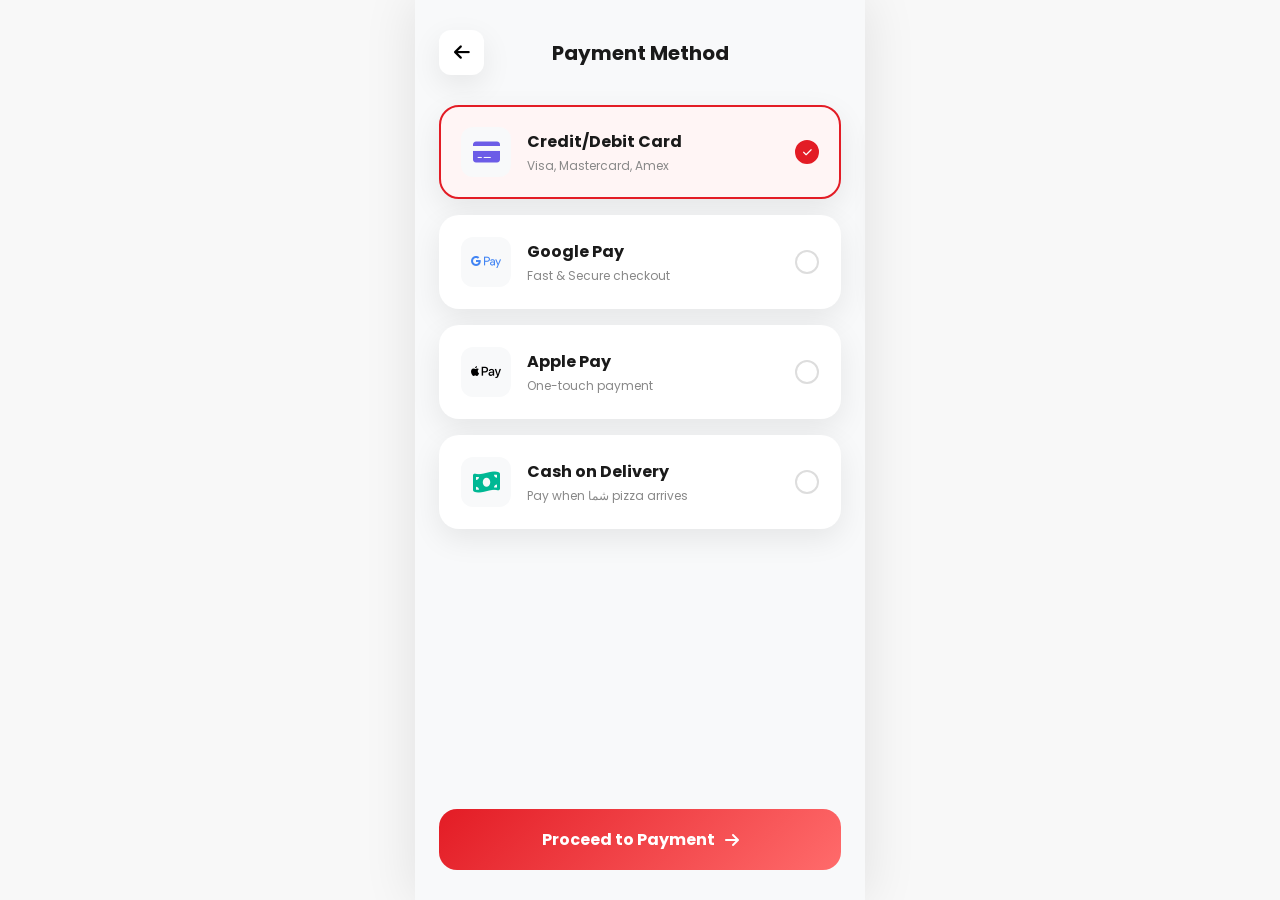
<file: pizza-landing-page/payment.html>
<!DOCTYPE html>
<html lang="en">

<head>
    <meta charset="UTF-8">
    <meta name="viewport" content="width=device-width, initial-scale=1.0">
    <title>Checkout | Pizza.</title>
    <!-- Fonts & Icons -->
    <link rel="preconnect" href="https://fonts.googleapis.com">
    <link rel="preconnect" href="https://fonts.gstatic.com" crossorigin>
    <link href="https://fonts.googleapis.com/css2?family=Poppins:wght@400;500;600;700;800&display=swap"
        rel="stylesheet">
    <link rel="stylesheet" href="https://cdnjs.cloudflare.com/ajax/libs/font-awesome/6.4.0/css/all.min.css">
    <!-- Custom Style -->
    <link rel="stylesheet" href="payment.css">
    <link rel="stylesheet" href="style.css">
</head>

<body>

    <div class="payment-app">
        <!-- Screen 1: Method Selection -->
        <section id="screen-selection" class="payment-screen active">
            <header class="pay-header">
                <button class="back-btn" onclick="window.history.back()"><i class="fas fa-arrow-left"></i></button>
                <div class="pay-title">Payment Method</div>
                <div style="width: 45px;"></div>
            </header>

            <div class="method-list">
                <div class="method-card selected" data-method="card">
                    <div class="icon"><i class="fas fa-credit-card" style="color: #6c5ce7;"></i></div>
                    <div class="method-info">
                        <h4>Credit/Debit Card</h4>
                        <p>Visa, Mastercard, Amex</p>
                    </div>
                    <div class="select-indicator"></div>
                </div>

                <div class="method-card" data-method="google">
                    <div class="icon"><i class="fab fa-google-pay" style="color: #4285F4;"></i></div>
                    <div class="method-info">
                        <h4>Google Pay</h4>
                        <p>Fast & Secure checkout</p>
                    </div>
                    <div class="select-indicator"></div>
                </div>

                <div class="method-card" data-method="apple">
                    <div class="icon"><i class="fab fa-apple-pay" style="color: #000;"></i></div>
                    <div class="method-info">
                        <h4>Apple Pay</h4>
                        <p>One-touch payment</p>
                    </div>
                    <div class="select-indicator"></div>
                </div>

                <div class="method-card" data-method="cash">
                    <div class="icon"><i class="fas fa-money-bill-wave" style="color: #00b894;"></i></div>
                    <div class="method-info">
                        <h4>Cash on Delivery</h4>
                        <p>Pay when شما pizza arrives</p>
                    </div>
                    <div class="select-indicator"></div>
                </div>
            </div>

            <button id="btn-to-details" class="pay-btn">
                Proceed to Payment <i class="fas fa-arrow-right"></i>
            </button>
        </section>

        <!-- Screen 2: Add New Card -->
        <section id="screen-card" class="payment-screen">
            <header class="pay-header">
                <button class="back-btn btn-back-selection"><i class="fas fa-arrow-left"></i></button>
                <div class="pay-title">Card Details</div>
                <div style="width: 45px;"></div>
            </header>

            <div class="card-preview">
                <div class="cp-top">
                    <div class="cp-chip"></div>
                </div>
                <div id="prev-number" class="cp-number">#### #### #### ####</div>
                <div class="cp-bottom">
                    <div>
                        <div class="cp-label">Card Holder</div>
                        <div id="prev-name" class="cp-value">YOUR NAME</div>
                    </div>
                    <div>
                        <div class="cp-label">Expiry</div>
                        <div id="prev-expiry" class="cp-value">MM/YY</div>
                    </div>
                </div>
            </div>

            <form id="pay-form">
                <div class="pay-form-group" id="group-name">
                    <label>Cardholder Name</label>
                    <input type="text" id="card-name" placeholder="John Doe" autocomplete="off">
                    <p class="error-msg">Enter a valid name</p>
                </div>

                <div class="pay-form-group" id="group-number">
                    <label>Card Number</label>
                    <input type="text" id="card-number" placeholder="0000 0000 0000 0000" maxlength="19">
                    <p class="error-msg">Enter a valid 16-digit number</p>
                </div>

                <div class="form-row">
                    <div class="pay-form-group" id="group-expiry">
                        <label>Expiry Date</label>
                        <input type="text" id="card-expiry" placeholder="MM/YY" maxlength="5">
                        <p class="error-msg">Invalid date</p>
                    </div>
                    <div class="pay-form-group" id="group-cvv">
                        <label>CVV</label>
                        <input type="password" id="card-cvv" placeholder="***" maxlength="3">
                        <p class="error-msg">3 digits required</p>
                    </div>
                </div>
            </form>

            <button id="btn-to-summary" class="pay-btn">Add Card & Review</button>
        </section>

        <!-- Screen 3: Review Summary -->
        <section id="screen-summary" class="payment-screen">
            <header class="pay-header">
                <button class="back-btn btn-back-card"><i class="fas fa-arrow-left"></i></button>
                <div class="pay-title">Review Order</div>
                <div style="width: 45px;"></div>
            </header>

            <div class="summary-card">
                <h3 style="margin-bottom: 20px; font-size: 16px;">Order Summary</h3>
                <div class="order-items">
                    <div class="summary-row">
                        <span>Double Pepperoni (Large)</span>
                        <span>$18.99</span>
                    </div>
                    <div class="summary-row">
                        <span>Margherita (Medium)</span>
                        <span>$14.50</span>
                    </div>
                    <div class="summary-row">
                        <span>Coke (2L)</span>
                        <span>$3.50</span>
                    </div>
                </div>

                <div class="summary-row">
                    <span>Subtotal</span>
                    <span>$36.99</span>
                </div>
                <div class="summary-row" style="color: #27AE60;">
                    <span>Discount (PIZZA30)</span>
                    <span>-$11.10</span>
                </div>
                <div class="summary-row">
                    <span>Delivery Fee</span>
                    <span>$2.00</span>
                </div>
                <div class="summary-row total">
                    <span>Amount to Pay</span>
                    <span>$27.89</span>
                </div>
            </div>

            <h3 style="margin-bottom: 15px; font-size: 16px;">Payment Method</h3>
            <div class="selected-method-preview">
                <div class="icon"
                    style="background: white; width: 40px; height: 40px; border-radius: 10px; display: flex; align-items: center; justify-content: center; font-size: 20px;">
                    <i id="summary-method-icon" class="fas fa-credit-card"></i>
                </div>
                <div>
                    <strong id="summary-method-name">Credit Card</strong><br>
                    <small id="summary-method-details">Ending in 4590</small>
                </div>
                <button class="btn-back-selection"
                    style="margin-left: auto; color: var(--pay-primary); background: none; border: none; font-weight: 600; font-size: 13px;">Change</button>
            </div>

            <button id="btn-pay-now" class="pay-btn" style="margin-top: 40px;">Pay $27.89</button>
        </section>

        <!-- Screen 4: Processing -->
        <section id="screen-processing" class="payment-screen status-screen">
            <div class="loader-box">
                <div class="loader-ring"></div>
            </div>
            <h2>Processing Payment</h2>
            <p style="color: #888; margin-top: 10px;">Please do not close this window or press back button.</p>

            <div id="processing-steps" style="margin-top: 30px; width: 100%; max-width: 250px;">
                <div class="summary-row" style="opacity: 0.5;">
                    <span>Connecting secured gateway...</span>
                    <span><i class="fas fa-check-circle" style="color: var(--pay-success);"></i></span>
                </div>
                <div class="summary-row" style="margin-top: 10px;">
                    <span>Verifying details...</span>
                    <span><i class="fas fa-circle-notch fa-spin"></i></span>
                </div>
            </div>
        </section>

        <!-- Screen 5: Success -->
        <section id="screen-success" class="payment-screen status-screen">
            <div class="status-icon success-icon">
                <i class="fas fa-check"></i>
            </div>
            <h2>Payment Successful!</h2>
            <p style="color: #888; margin-top: 10px;">Your order #7890 has been placed successfully.</p>

            <div class="summary-card" style="width: 100%; margin-top: 30px; text-align: left;">
                <div class="summary-row"><span>Transaction ID :</span> <span>TXN_902183</span></div>
                <div class="summary-row"><span>Total Paid :</span> <span>$27.89</span></div>
            </div>

            <button class="pay-btn" onclick="window.location.href='index.html'">Track your Order <i
                    class="fas fa-pizza-slice"></i></button>
        </section>

        <!-- Screen 6: Failure -->
        <section id="screen-failure" class="payment-screen status-screen">
            <div class="status-icon failure-icon">
                <i class="fas fa-times"></i>
            </div>
            <h2>Payment Failed</h2>
            <p style="color: #888; margin-top: 10px;">Oops! Something went wrong with your transaction.</p>
            <p
                style="color: #666; font-size: 13px; margin-top: 20px; padding: 15px; background: #FFF0F0; border-radius: 12px; width: 100%;">
                Error: Insufficient funds or card declined by bank.</p>

            <button id="btn-retry" class="pay-btn">Try Again</button>
            <button class="secondary-btn btn-back-selection">Choose Another Method</button>
        </section>

    </div>

    <!-- Script -->
    <script src="payment.js"></script>
</body>

</html>
</file>
<file: pizza-landing-page/payment.css>
/* Payment UI Design System */
:root {
    --pay-primary: #E31C25;
    --pay-secondary: #1A1A1A;
    --pay-success: #27AE60;
    --pay-error: #EB5757;
    --pay-bg: #F8F9FA;
    --pay-white: #FFFFFF;
    --pay-shadow: 0 10px 30px rgba(0, 0, 0, 0.08);
    --pay-gradient: linear-gradient(135deg, #E31C25 0%, #FF6B6B 100%);
    --pay-card-grad: linear-gradient(135deg, #232526 0%, #414345 100%);
}

.payment-app {
    max-width: 450px;
    margin: 0 auto;
    background: var(--pay-bg);
    min-height: 100vh;
    font-family: 'Poppins', sans-serif;
    position: relative;
    overflow: hidden;
    box-shadow: 0 0 50px rgba(0, 0, 0, 0.1);
}

/* Screen Transitions */
.payment-screen {
    position: absolute;
    width: 100%;
    height: 100%;
    top: 0;
    left: 0;
    padding: 30px 24px;
    background: var(--pay-bg);
    display: flex;
    flex-direction: column;
    transform: translateX(100%);
    transition: transform 0.4s cubic-bezier(0.4, 0, 0.2, 1);
    z-index: 100;
}

.payment-screen.active {
    transform: translateX(0);
}

.payment-screen.prev {
    transform: translateX(-100%);
}

/* Header */
.pay-header {
    display: flex;
    align-items: center;
    justify-content: space-between;
    margin-bottom: 30px;
}

.back-btn {
    width: 45px;
    height: 45px;
    border-radius: 12px;
    background: var(--pay-white);
    display: flex;
    align-items: center;
    justify-content: center;
    box-shadow: var(--pay-shadow);
    cursor: pointer;
    border: none;
    font-size: 18px;
}

.pay-title {
    font-size: 20px;
    font-weight: 700;
    color: var(--pay-secondary);
}

/* Step 1: Selection Screens */
.method-list {
    display: flex;
    flex-direction: column;
    gap: 16px;
    margin-bottom: 40px;
}

.method-card {
    display: flex;
    align-items: center;
    gap: 16px;
    padding: 20px;
    background: var(--pay-white);
    border-radius: 20px;
    box-shadow: var(--pay-shadow);
    cursor: pointer;
    border: 2px solid transparent;
    transition: all 0.3s ease;
    position: relative;
}

.method-card.selected {
    border-color: var(--pay-primary);
    background: #FFF5F5;
}

.method-card .icon {
    width: 50px;
    height: 50px;
    border-radius: 12px;
    display: flex;
    align-items: center;
    justify-content: center;
    background: #F8F9FA;
    font-size: 24px;
}

.method-info h4 {
    font-size: 16px;
    margin-bottom: 2px;
}

.method-info p {
    font-size: 12px;
    color: #888;
}

.select-indicator {
    margin-left: auto;
    width: 24px;
    height: 24px;
    border-radius: 50%;
    border: 2px solid #DDD;
    display: flex;
    align-items: center;
    justify-content: center;
}

.method-card.selected .select-indicator {
    background: var(--pay-primary);
    border-color: var(--pay-primary);
}

.method-card.selected .select-indicator::after {
    content: '\f00c';
    font-family: 'Font Awesome 6 Free';
    font-weight: 900;
    color: white;
    font-size: 10px;
}

/* Step 2: Add Card Screen */
.card-preview {
    width: 100%;
    height: 200px;
    background: var(--pay-card-grad);
    border-radius: 24px;
    padding: 30px;
    color: white;
    margin-bottom: 30px;
    position: relative;
    box-shadow: 0 15px 35px rgba(0, 0, 0, 0.2);
    display: flex;
    flex-direction: column;
    justify-content: space-between;
}

.cp-chip {
    width: 45px;
    height: 35px;
    background: linear-gradient(135deg, #ffd700, #b8860b);
    border-radius: 6px;
}

.cp-number {
    font-size: 20px;
    letter-spacing: 2px;
    font-family: 'Courier New', Courier, monospace;
}

.cp-bottom {
    display: flex;
    justify-content: space-between;
    align-items: flex-end;
}

.cp-label {
    font-size: 10px;
    text-transform: uppercase;
    opacity: 0.7;
    margin-bottom: 4px;
}

.cp-value {
    font-size: 14px;
    font-weight: 600;
}

.form-row {
    display: grid;
    grid-template-columns: 1fr 1fr;
    gap: 16px;
}

.pay-form-group {
    margin-bottom: 20px;
    position: relative;
}

.pay-form-group label {
    display: block;
    font-size: 13px;
    color: #666;
    margin-bottom: 8px;
    font-weight: 600;
}

.pay-form-group input {
    width: 100%;
    padding: 14px 18px;
    border-radius: 14px;
    border: 1px solid #E0E0E0;
    font-size: 15px;
    transition: all 0.3s ease;
    outline: none;
}

.pay-form-group input:focus {
    border-color: var(--pay-primary);
    box-shadow: 0 0 0 4px rgba(227, 28, 37, 0.05);
}

.pay-form-group.error input {
    border-color: var(--pay-error);
}

.error-msg {
    color: var(--pay-error);
    font-size: 11px;
    margin-top: 4px;
    display: none;
}

.pay-form-group.error .error-msg {
    display: block;
}

/* Step 3: Summary Screen */
.summary-card {
    background: var(--pay-white);
    border-radius: 24px;
    padding: 24px;
    box-shadow: var(--pay-shadow);
    margin-bottom: 30px;
}

.order-items {
    border-bottom: 1px dashed #EEE;
    padding-bottom: 20px;
    margin-bottom: 20px;
}

.summary-row {
    display: flex;
    justify-content: space-between;
    margin-bottom: 12px;
    font-size: 14px;
    color: #666;
}

.summary-row.total {
    margin-top: 15px;
    padding-top: 15px;
    border-top: 1px solid #F0F0F0;
    color: var(--pay-secondary);
    font-weight: 800;
    font-size: 18px;
}

.selected-method-preview {
    display: flex;
    align-items: center;
    gap: 15px;
    padding: 15px;
    background: #F8F9FA;
    border-radius: 16px;
}

/* Step 4: Status Screens */
.status-screen {
    text-align: center;
    display: flex;
    flex-direction: column;
    align-items: center;
    justify-content: center;
}

.status-icon {
    width: 100px;
    height: 100px;
    border-radius: 50%;
    display: flex;
    align-items: center;
    justify-content: center;
    font-size: 40px;
    margin-bottom: 30px;
    position: relative;
}

.success-icon {
    background: #E8F5E9;
    color: var(--pay-success);
}

.failure-icon {
    background: #FFEBEE;
    color: var(--pay-error);
}

/* Loader Animation */
.loader-box {
    width: 120px;
    height: 120px;
    position: relative;
    margin-bottom: 30px;
}

.loader-ring {
    width: 100%;
    height: 100%;
    border-radius: 50%;
    border: 4px solid #F0F0F0;
    border-top-color: var(--pay-primary);
    animation: spin 1s linear infinite;
}

@keyframes spin {
    to {
        transform: rotate(360deg);
    }
}

/* Buttons */
.pay-btn {
    width: 100%;
    padding: 18px;
    border-radius: 18px;
    border: none;
    background: var(--pay-gradient);
    color: white;
    font-size: 16px;
    font-weight: 700;
    cursor: pointer;
    transition: all 0.3s ease;
    display: flex;
    align-items: center;
    justify-content: center;
    gap: 10px;
    margin-top: auto;
}

.pay-btn:disabled {
    opacity: 0.5;
    cursor: not-allowed;
}

.pay-btn:hover:not(:disabled) {
    transform: translateY(-3px);
    box-shadow: 0 15px 30px rgba(227, 28, 37, 0.3);
}

.secondary-btn {
    background: none;
    color: #666;
    border: none;
    font-weight: 600;
    margin-top: 15px;
    cursor: pointer;
}
</file>
<file: pizza-landing-page/style.css>
/* CSS Design System */
:root {
    --primary: #E31C25;
    --primary-dark: #C1181F;
    --bg-main: #F8F8F8;
    --bg-testimonial: #FFF9E6;
    --text-dark: #1A1A1A;
    --text-grey: #666666;
    --white: #FFFFFF;
    --shadow-soft: 0 10px 30px rgba(0, 0, 0, 0.05);
    --shadow-medium: 0 15px 40px rgba(0, 0, 0, 0.1);
    --transition: all 0.3s cubic-bezier(0.4, 0, 0.2, 1);
}

* {
    margin: 0;
    padding: 0;
    box-sizing: border-box;
    font-family: 'Poppins', sans-serif;
}

body {
    background-color: var(--bg-main);
    color: var(--text-dark);
    line-height: 1.6;
    overflow-x: hidden;
}

/* Typography */
h1,
h2,
h3 {
    font-weight: 700;
}

.highlight {
    color: var(--primary);
}

/* Layout Utilities */
.container {
    max-width: 1200px;
    margin: 0 auto;
    padding: 0 20px;
}

.btn {
    display: inline-block;
    padding: 12px 30px;
    border-radius: 50px;
    text-decoration: none;
    font-weight: 600;
    transition: var(--transition);
    cursor: pointer;
    border: none;
}

.btn-primary {
    background: var(--primary);
    color: var(--white);
}

.btn-primary:hover {
    background: var(--primary-dark);
    transform: translateY(-3px);
    box-shadow: 0 10px 20px rgba(227, 28, 37, 0.3);
}

/* Navbar */
nav {
    display: flex;
    justify-content: space-between;
    align-items: center;
    padding: 15px 40px;
    position: sticky;
    top: 20px;
    left: 0;
    right: 0;
    background: rgba(255, 255, 255, 0.8);
    backdrop-filter: blur(10px);
    border-radius: 50px;
    box-shadow: 0 4px 30px rgba(0, 0, 0, 0.05);
    z-index: 1000;
    margin: 20px auto;
    max-width: 1200px;
}

.logo {
    font-size: 26px;
    font-weight: 800;
    color: var(--text-dark);
    letter-spacing: -1px;
}

.logo span {
    color: var(--primary);
}

.nav-links {
    display: flex;
    list-style: none;
    gap: 40px;
}

.nav-links a {
    text-decoration: none;
    color: var(--text-dark);
    font-weight: 600;
    font-size: 15px;
    transition: var(--transition);
    position: relative;
}

.nav-links a::after {
    content: '';
    position: absolute;
    bottom: -5px;
    left: 0;
    width: 0;
    height: 2px;
    background: var(--primary);
    transition: var(--transition);
}

.nav-links a:hover::after {
    width: 100%;
}

.nav-links a:hover {
    color: var(--primary);
}

/* Hero Section */
.hero {
    text-align: center;
    padding: 60px 0 100px;
    position: relative;
}

.hero h1 {
    font-size: 64px;
    max-width: 800px;
    margin: 0 auto 20px;
    line-height: 1.2;
}

.hero p {
    color: var(--text-grey);
    font-size: 18px;
    margin-bottom: 30px;
}

.pizza-slider {
    position: relative;
    width: 600px;
    height: 600px;
    margin: 50px auto 0;
    display: flex;
    align-items: center;
    justify-content: center;
}

.hero-pizza-img {
    width: 100%;
    height: auto;
    filter: drop-shadow(0 30px 50px rgba(0, 0, 0, 0.2));
    transition: var(--transition);
}

.slider-btn {
    position: absolute;
    top: 50%;
    transform: translateY(-50%);
    background: var(--white);
    width: 50px;
    height: 50px;
    border-radius: 50%;
    display: flex;
    align-items: center;
    justify-content: center;
    box-shadow: var(--shadow-medium);
    cursor: pointer;
    z-index: 10;
    transition: var(--transition);
}

.slider-btn:hover {
    background: var(--primary);
    color: var(--white);
}

.prev {
    left: -80px;
}

.next {
    right: -80px;
}

/* Ingredients */
.ingredient {
    position: absolute;
    pointer-events: none;
    filter: drop-shadow(0 10px 20px rgba(0, 0, 0, 0.1));
    z-index: 1;
}

@keyframes float {
    0% {
        transform: translateY(0) rotate(0);
    }

    50% {
        transform: translateY(-20px) rotate(5deg);
    }

    100% {
        transform: translateY(0) rotate(0);
    }
}

/* Menu Section */
.menu-section {
    padding: 100px 0;
}

.categories-container {
    display: flex;
    justify-content: center;
    gap: 20px;
    margin-bottom: 50px;
    overflow-x: auto;
    padding: 10px 0;
    scrollbar-width: none;
}

.categories-container::-webkit-scrollbar {
    display: none;
}

.category-card {
    background: var(--white);
    padding: 15px 30px;
    border-radius: 20px;
    display: flex;
    align-items: center;
    gap: 15px;
    cursor: pointer;
    box-shadow: var(--shadow-soft);
    transition: var(--transition);
    border: 2px solid transparent;
    white-space: nowrap;
}

.category-card:hover {
    transform: translateY(-5px);
    box-shadow: var(--shadow-medium);
}

.category-card.active {
    border-color: var(--primary);
    background: #fffafa;
}

.category-icon {
    width: 40px;
    height: 40px;
    background: #fdf2f2;
    border-radius: 12px;
    display: flex;
    align-items: center;
    justify-content: center;
    font-size: 20px;
}

.menu-grid {
    display: grid;
    grid-template-columns: repeat(auto-fit, minmax(280px, 1fr));
    gap: 30px;
}

.menu-item {
    background: var(--white);
    border-radius: 30px;
    padding: 25px;
    text-align: center;
    box-shadow: var(--shadow-soft);
    transition: var(--transition);
    animation: fadeIn 0.5s ease-out;
}

.menu-item:hover {
    transform: translateY(-10px);
    box-shadow: var(--shadow-medium);
}

.menu-item-img {
    width: 180px;
    height: 180px;
    object-fit: contain;
    margin-bottom: 20px;
    filter: drop-shadow(0 10px 20px rgba(0, 0, 0, 0.1));
}

@keyframes fadeIn {
    from {
        opacity: 0;
        transform: translateY(20px);
    }

    to {
        opacity: 1;
        transform: translateY(0);
    }
}

.section-header {
    margin-bottom: 50px;
}

.popular-grid {
    display: grid;
    grid-template-columns: repeat(auto-fit, minmax(300px, 1fr));
    gap: 30px;
}

.dish-card {
    background: var(--white);
    padding: 30px;
    border-radius: 30px;
    text-align: center;
    box-shadow: var(--shadow-soft);
    transition: var(--transition);
    position: relative;
}

.dish-card:hover {
    transform: translateY(-10px);
    box-shadow: var(--shadow-medium);
}

.dish-img {
    width: 200px;
    margin-bottom: 20px;
}

.price-row {
    display: flex;
    justify-content: space-between;
    align-items: center;
    margin-top: 20px;
}

.price {
    font-size: 20px;
    font-weight: 700;
}

.add-btn {
    background: var(--primary);
    color: var(--white);
    width: 40px;
    height: 40px;
    border-radius: 50%;
    display: flex;
    align-items: center;
    justify-content: center;
    font-size: 24px;
    cursor: pointer;
}

/* Testimonials */
.testimonials {
    background: var(--bg-testimonial);
    padding: 100px 0;
}

.testimonial-track {
    display: flex;
    gap: 20px;
    overflow-x: auto;
    padding: 20px 0;
    scrollbar-width: none;
    -ms-overflow-style: none;
}

.testimonial-track::-webkit-scrollbar {
    display: none;
}

.t-card {
    min-width: 350px;
    padding: 30px;
    border-radius: 20px;
    color: var(--white);
}

.t-red {
    background: var(--primary);
}

.t-green {
    background: #2D6A4F;
}

.t-yellow {
    background: #FFB703;
    color: var(--text-dark);
}

/* Footer */
footer {
    background: var(--primary);
    color: var(--white);
    padding: 80px 0 40px;
}

.footer-content {
    display: grid;
    grid-template-columns: repeat(auto-fit, minmax(200px, 1fr));
    gap: 50px;
    margin-bottom: 50px;
}

.footer-bottom {
    border-top: 1px solid rgba(255, 255, 255, 0.1);
    padding-top: 30px;
    text-align: center;
    font-size: 14px;
}

/* Cart Sidebar Overlay */
.cart-overlay {
    position: fixed;
    top: 0;
    left: 0;
    width: 100%;
    height: 100%;
    background: rgba(0, 0, 0, 0.5);
    backdrop-filter: blur(5px);
    z-index: 2000;
    display: none;
    opacity: 0;
    transition: var(--transition);
}

.cart-overlay.active {
    display: block;
    opacity: 1;
}

.cart-sidebar {
    position: fixed;
    top: 0;
    right: -450px;
    width: 450px;
    height: 100%;
    background: var(--white);
    z-index: 2001;
    box-shadow: -10px 0 50px rgba(0, 0, 0, 0.1);
    transition: all 0.5s cubic-bezier(0.4, 0, 0.2, 1);
    display: flex;
    flex-direction: column;
    padding: 30px;
}

.cart-sidebar.active {
    right: 0;
}

.cart-header {
    display: flex;
    justify-content: space-between;
    align-items: center;
    margin-bottom: 30px;
}

.close-cart {
    font-size: 24px;
    cursor: pointer;
    color: var(--text-dark);
}

.cart-items-container {
    flex-grow: 1;
    overflow-y: auto;
    margin-bottom: 20px;
}

.cart-item {
    display: flex;
    align-items: center;
    gap: 15px;
    padding: 15px 0;
    border-bottom: 1px solid #eee;
}

.cart-item-img {
    width: 70px;
    height: 70px;
    object-fit: contain;
}

.cart-item-info {
    flex-grow: 1;
}

.cart-item-info h4 {
    font-size: 16px;
    margin-bottom: 5px;
}

.cart-item-qty {
    display: flex;
    align-items: center;
    gap: 10px;
    margin-top: 10px;
}

.qty-btn {
    width: 25px;
    height: 25px;
    border-radius: 50%;
    border: 1px solid #ddd;
    display: flex;
    align-items: center;
    justify-content: center;
    cursor: pointer;
    font-size: 12px;
}

.cart-footer {
    border-top: 2px dashed #eee;
    padding-top: 20px;
}

.cart-total-row {
    display: flex;
    justify-content: space-between;
    margin-bottom: 10px;
    font-weight: 600;
}

.cart-total-row.grand-total {
    font-size: 20px;
    font-weight: 800;
    color: var(--primary);
    margin: 20px 0;
}

.checkout-btn {
    width: 100%;
    padding: 15px;
    border-radius: 50px;
    background: var(--primary);
    color: white;
    text-align: center;
    font-weight: 700;
    text-decoration: none;
    display: block;
    transition: var(--transition);
}

.checkout-btn:hover {
    background: var(--primary-dark);
}

@media (max-width: 500px) {
    .cart-sidebar {
        width: 100%;
        right: -100%;
    }
}
</file>
